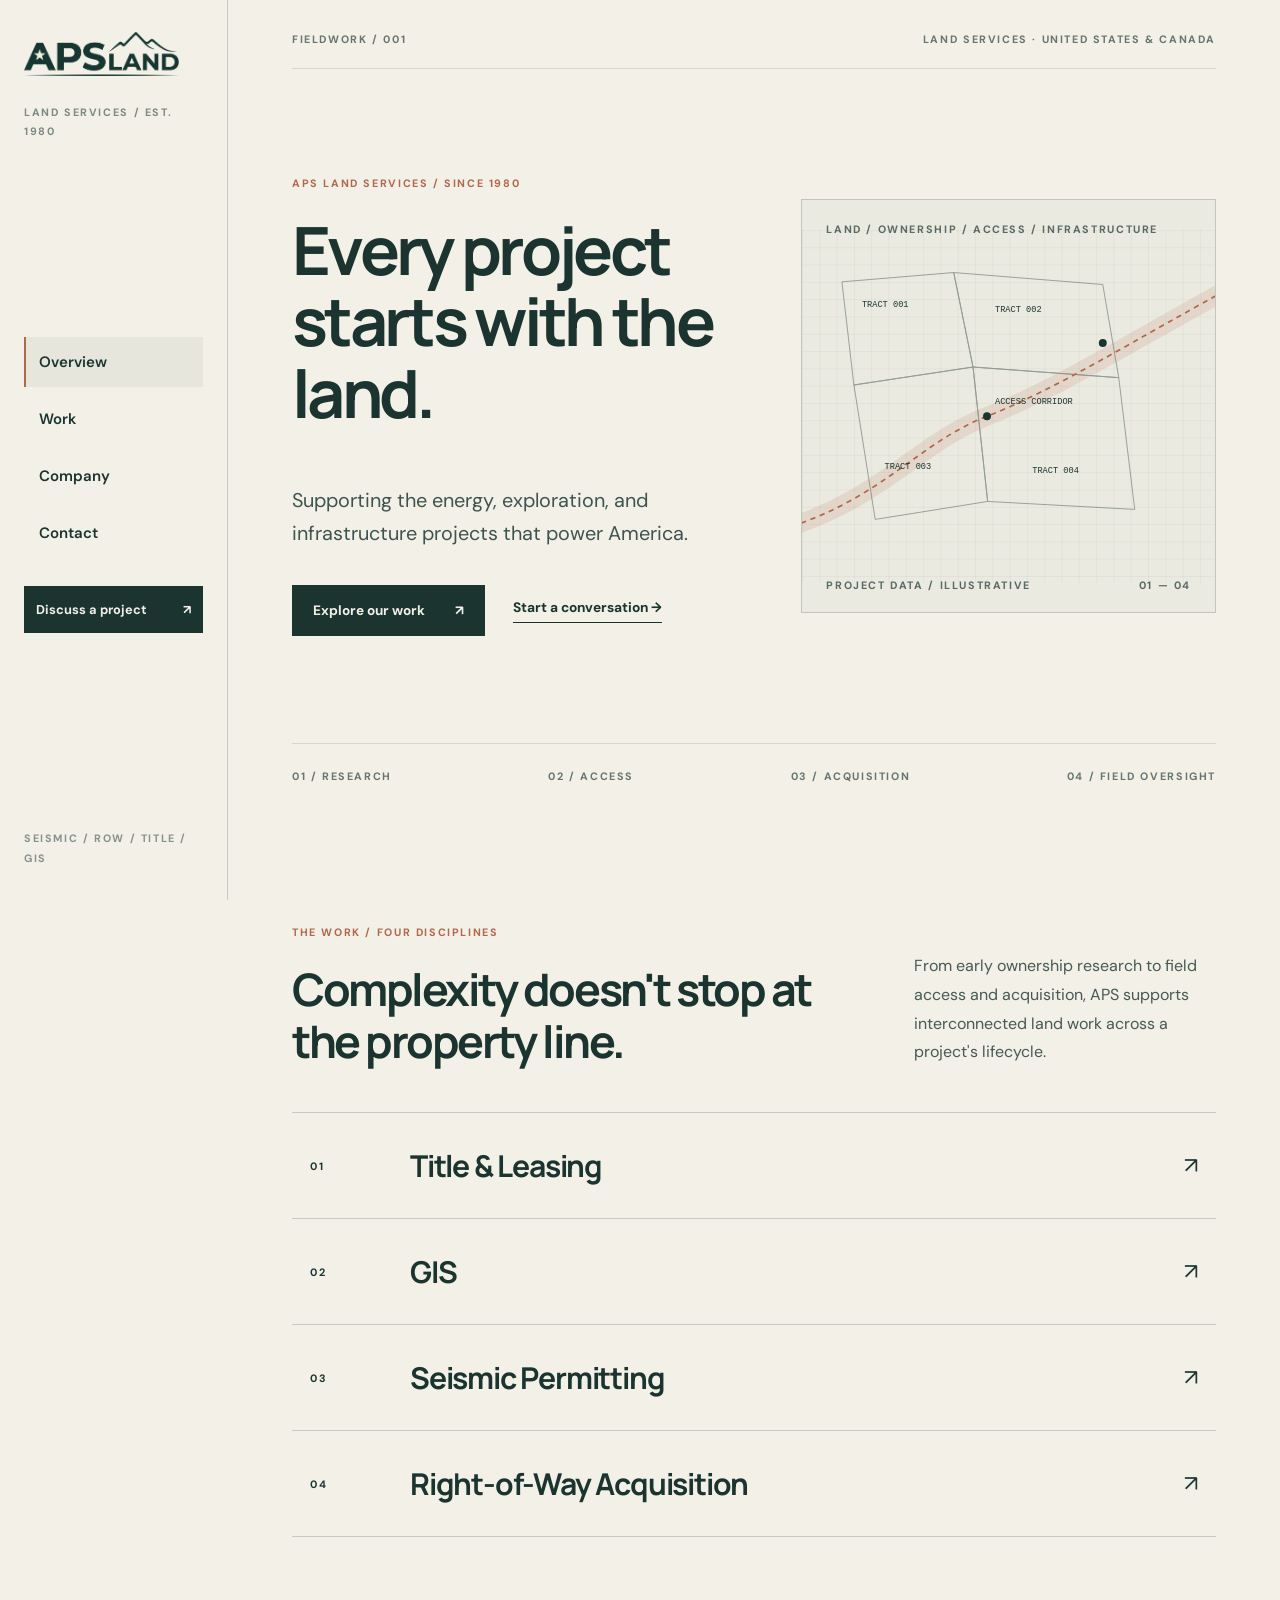
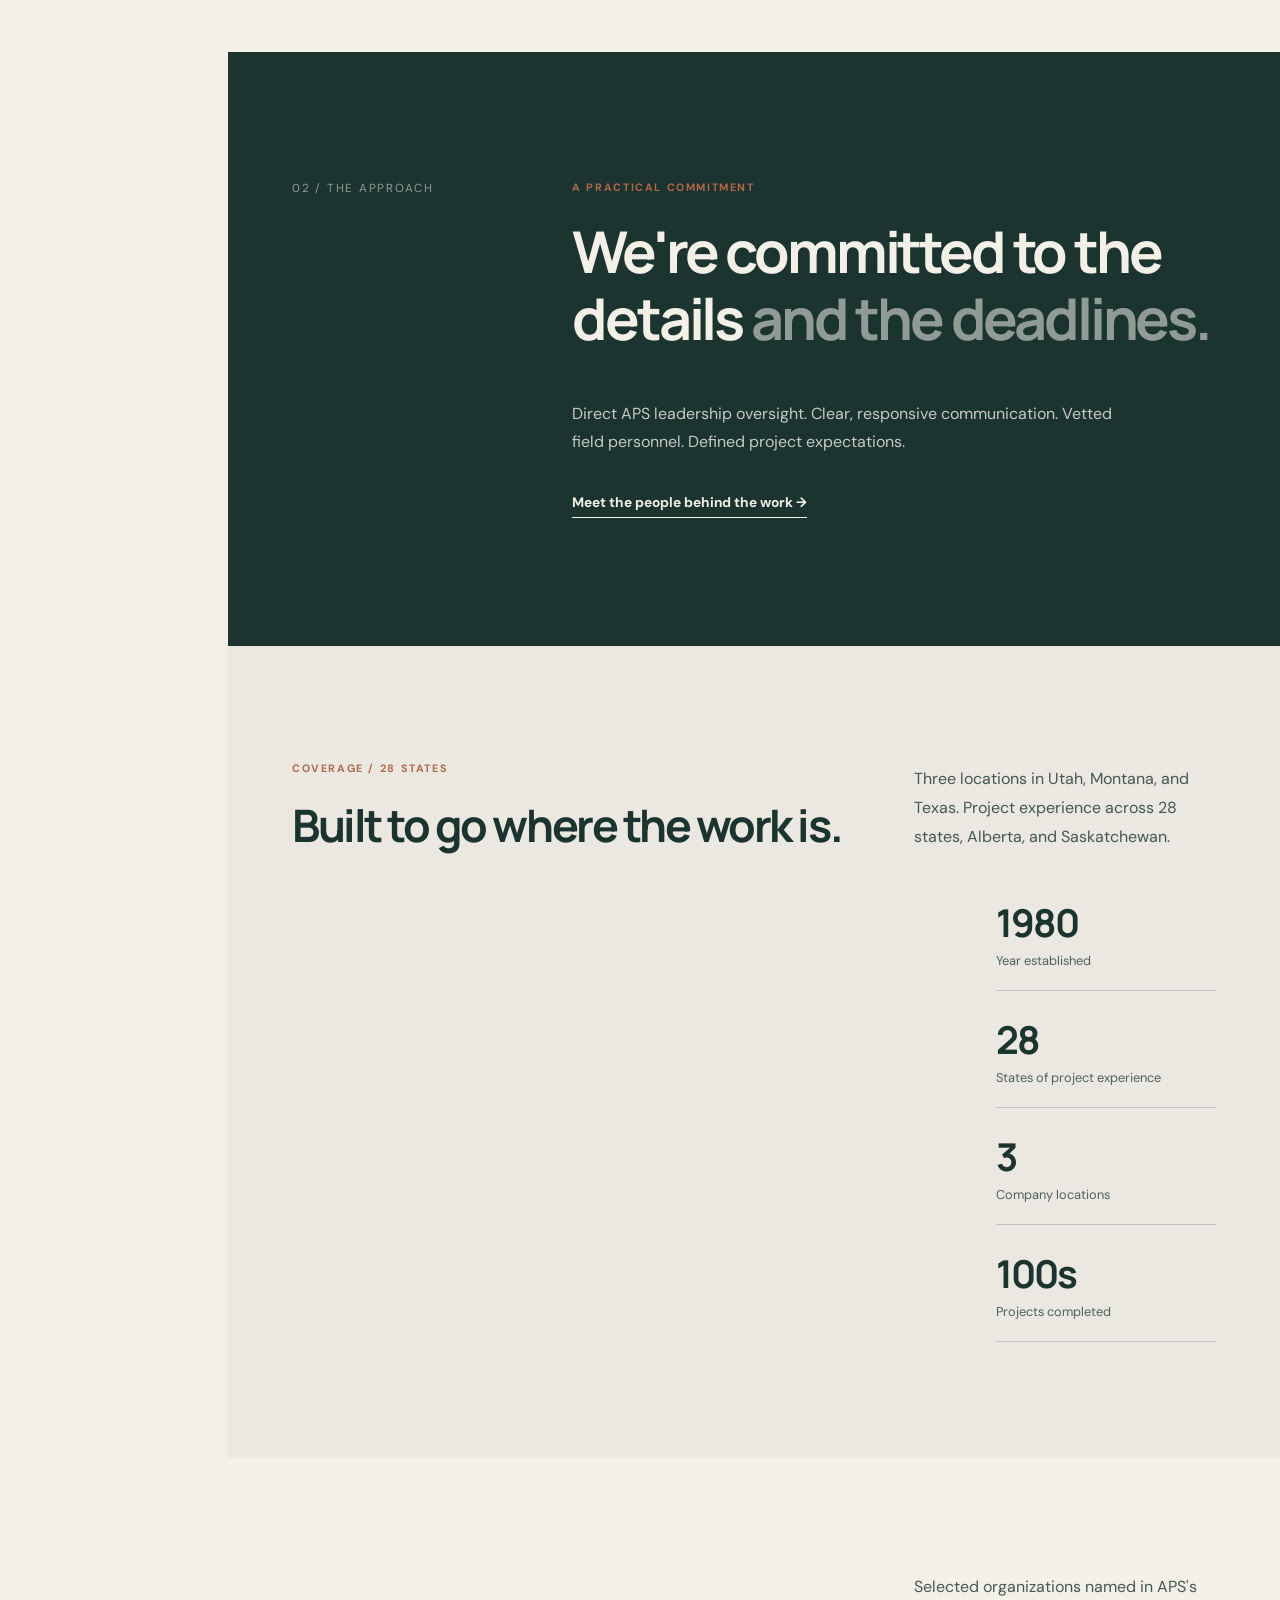
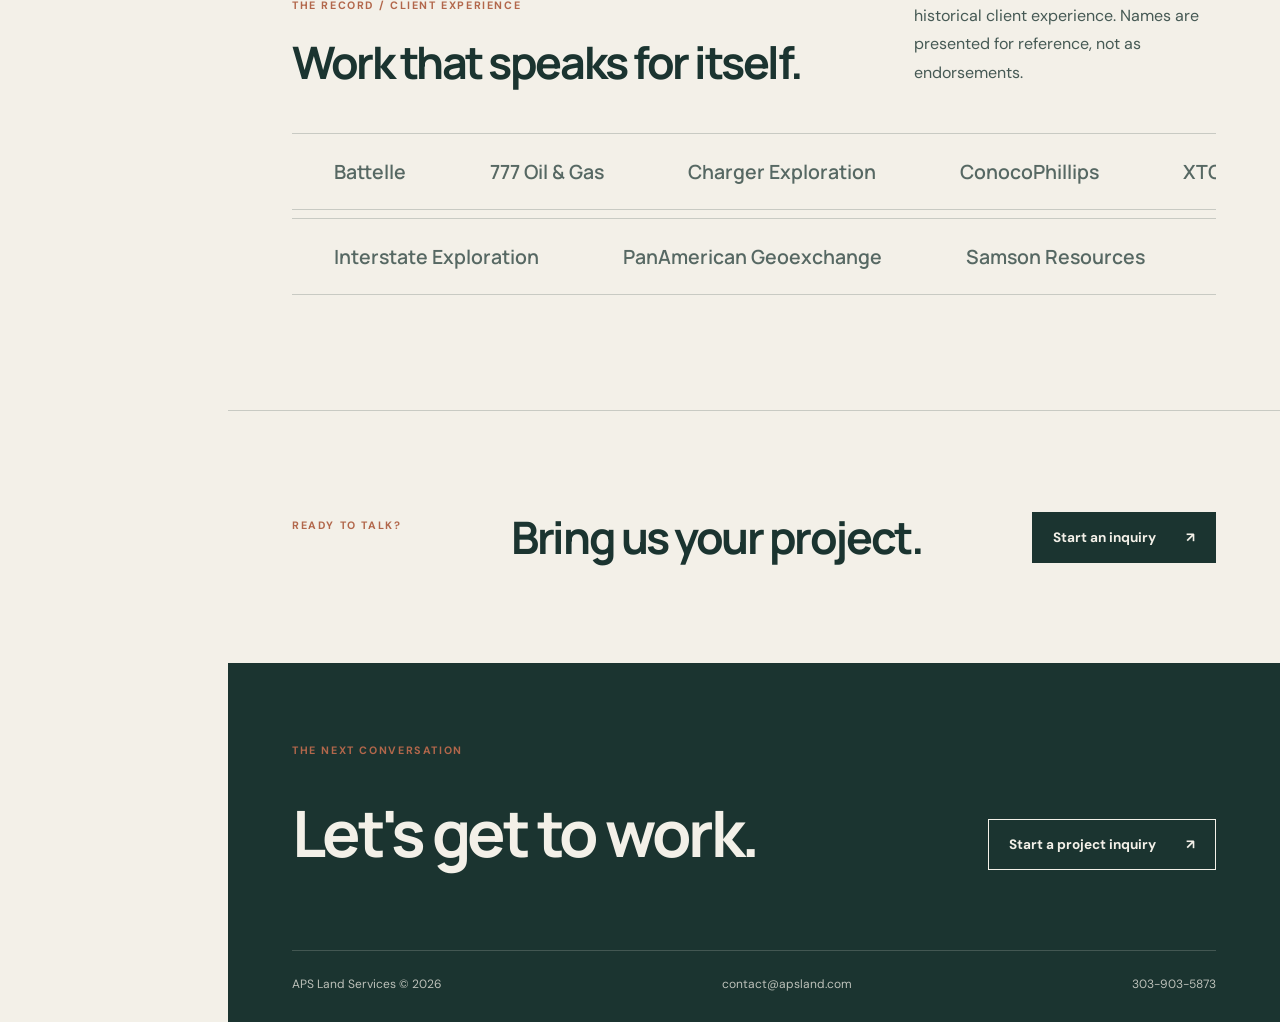
<file: index.html>
<!doctype html><html lang="en"><head><meta charset="utf-8"><meta name="viewport" content="width=device-width,initial-scale=1"><meta name="theme-color" content="#1b3430"><title>APS Land Services | Land Access, Title, GIS &amp; Permitting</title><meta name="description" content="APS Land Services supports energy and infrastructure projects with seismic permitting, right-of-way acquisition, title and leasing, and GIS services."><link rel="canonical" href="https://apsland.com/"><meta property="og:type" content="website"><meta property="og:title" content="APS Land Services | Land Access, Title, GIS &amp; Permitting"><meta property="og:description" content="APS Land Services supports energy and infrastructure projects with seismic permitting, right-of-way acquisition, title and leasing, and GIS services."><meta property="og:url" content="https://apsland.com/"><link rel="icon" href="assets/favicons/favicon.ico"><link rel="apple-touch-icon" href="assets/favicons/apple-touch-icon.png"><link rel="manifest" href="assets/favicons/site.webmanifest"><link rel="stylesheet" href="css/site.css"><script src="js/site.js" defer></script></head><body><a class="skip" href="#content">Skip to content</a><div class="site"><aside class="rail"><a class="brand" href="index.html" aria-label="APS Land Services home"><img src="assets/branding/APSLand_Logo_cropped.png" alt="APS Land Services"></a><span class="rail-caption">LAND SERVICES / EST. 1980</span><nav class="rail-nav" aria-label="Primary"><a href="index.html" aria-current="page">Overview</a><a href="services.html" >Work</a><a href="about.html" >Company</a><a href="contact.html" >Contact</a></nav><a class="rail-action" href="contact.html">Discuss a project <span aria-hidden="true">↗</span></a><div class="rail-foot">SEISMIC / ROW / TITLE / GIS</div></aside><header class="mobile-head"><a href="index.html"><img src="assets/branding/APSLand_Logo_cropped.png" alt="APS Land Services"></a><button class="menu-button" aria-expanded="false" aria-controls="mobile-nav">Menu <span aria-hidden="true">☰</span></button><nav id="mobile-nav" hidden aria-label="Mobile"><a href="index.html" aria-current="page">Overview</a><a href="services.html" >Work</a><a href="about.html" >Company</a><a href="contact.html" >Contact</a></nav></header><div class="page"><main id="content"><section class="hero"><div class="hero-topline"><span>FIELDWORK / 001</span><span>LAND SERVICES · UNITED STATES & CANADA</span></div><div class="hero-main"><div class="hero-copy"><p class="eyebrow">APS LAND SERVICES / SINCE 1980</p><h1>Every project starts with the land.</h1><p class="lead">Supporting the energy, exploration, and infrastructure projects that power America.</p><div class="hero-actions"><a class="button" href="services.html">Explore our work <span>↗</span></a><a class="text-link" href="contact.html">Start a conversation <span>→</span></a></div></div><div class="hero-visual"><div class="visual-label">LAND / OWNERSHIP / ACCESS / INFRASTRUCTURE</div><svg class="survey" viewBox="0 0 620 530" role="img" aria-label="Abstract technical diagram of land tracts and an infrastructure corridor"><defs><pattern id="p" width="26" height="26" patternUnits="userSpaceOnUse"><path d="M26 0H0V26" fill="none" stroke="currentColor" stroke-opacity=".13" stroke-width="1"/></pattern></defs><rect width="620" height="530" fill="url(#p)"/><g fill="none" stroke="currentColor" stroke-width="1.4" opacity=".42"><path d="M60 78L228 64L257 206L78 233Z"/><path d="M228 64L452 82L476 222L257 206Z"/><path d="M78 233L257 206L279 408L110 435Z"/><path d="M257 206L476 222L500 420L279 408Z"/></g><path d="M-30 450C120 405 173 321 278 280S500 165 660 78" fill="none" stroke="var(--accent)" stroke-width="28" stroke-opacity=".14"/><path d="M-30 450C120 405 173 321 278 280S500 165 660 78" fill="none" stroke="var(--accent)" stroke-width="2.6" stroke-dasharray="8 7"/><g fill="var(--ink)"><circle cx="278" cy="280" r="6"/><circle cx="452" cy="170" r="6"/></g><g font-size="13" font-family="monospace" fill="currentColor"><text x="90" y="116">TRACT 001</text><text x="290" y="123">TRACT 002</text><text x="124" y="360">TRACT 003</text><text x="346" y="365">TRACT 004</text><text x="290" y="262">ACCESS CORRIDOR</text></g></svg><div class="visual-bottom"><span>PROJECT DATA / ILLUSTRATIVE</span><span>01 — 04</span></div></div></div><div class="hero-index"><span>01 / RESEARCH</span><span>02 / ACCESS</span><span>03 / ACQUISITION</span><span>04 / FIELD OVERSIGHT</span></div></section><section class="work-intro"><div class="section-intro"><div><p class="eyebrow">THE WORK / FOUR DISCIPLINES</p><h2>Complexity doesn't stop at the property line.</h2></div><p>From early ownership research to field access and acquisition, APS supports interconnected land work across a project's lifecycle.</p></div><div class="discipline-list"><a class="discipline" href="services.html#title-ownership"><span class="discipline-number">01</span><span class="discipline-name">Title &amp; Leasing</span><span class="discipline-arrow" aria-hidden="true">↗</span></a><a class="discipline" href="services.html#gis-services"><span class="discipline-number">02</span><span class="discipline-name">GIS</span><span class="discipline-arrow" aria-hidden="true">↗</span></a><a class="discipline" href="services.html#seismic-permitting"><span class="discipline-number">03</span><span class="discipline-name">Seismic Permitting</span><span class="discipline-arrow" aria-hidden="true">↗</span></a><a class="discipline" href="services.html#right-of-way"><span class="discipline-number">04</span><span class="discipline-name">Right-of-Way Acquisition</span><span class="discipline-arrow" aria-hidden="true">↗</span></a></div></section><section class="statement"><div class="statement-number">02 / THE APPROACH</div><div><p class="eyebrow">A PRACTICAL COMMITMENT</p><h2>We're committed to the details <em>and the deadlines.</em></h2><p>Direct APS leadership oversight. Clear, responsive communication. Vetted field personnel. Defined project expectations.</p><a class="text-link" href="about.html">Meet the people behind the work →</a></div></section><section class="reach" id="footprint"><div class="section-intro"><div><p class="eyebrow">COVERAGE / 28 STATES</p><h2>Built to go where the work is.</h2></div><p>Three locations in Utah, Montana, and Texas. Project experience across 28 states, Alberta, and Saskatchewan.</p></div><div class="reach-body"><div class="reach-map"><div id="us-map" aria-label="Interactive map of APS project coverage"></div><div id="map-state-panel" class="map-state-panel"><span id="msp-name"></span></div></div><div class="reach-stats"><div><strong>1980</strong><span>Year established</span></div><div><strong>28</strong><span>States of project experience</span></div><div><strong>3</strong><span>Company locations</span></div><div><strong>100s</strong><span>Projects completed</span></div></div></div></section><section class="clients"><div class="section-intro"><div><p class="eyebrow">THE RECORD / CLIENT EXPERIENCE</p><h2>Work that speaks for itself.</h2></div><p>Selected organizations named in APS's historical client experience. Names are presented for reference, not as endorsements.</p></div><div class="marquee" aria-label="Selected APS clients"><div class="marquee-window"><div class="marquee-track"><span class="client-name">Battelle</span><span class="client-name">777 Oil &amp; Gas</span><span class="client-name">Charger Exploration</span><span class="client-name">ConocoPhillips</span><span class="client-name">XTO Energy</span><span class="client-name">EOG Resources</span><span class="client-name">Dawson Geophysical</span><span class="client-name">Schlumberger</span><span class="client-name">Occidental Petroleum (Oxy)</span><span class="client-name">Devon Energy</span><span class="client-name">Apache Corporation</span><span class="client-name">TGS</span><span class="client-name">Pioneer Natural Resources</span><span class="client-name">Anadarko Petroleum</span><span class="client-name">Marathon Oil</span><span class="client-name">Noble Energy</span><span class="client-name">Battelle</span><span class="client-name">777 Oil &amp; Gas</span><span class="client-name">Charger Exploration</span><span class="client-name">ConocoPhillips</span><span class="client-name">XTO Energy</span><span class="client-name">EOG Resources</span><span class="client-name">Dawson Geophysical</span><span class="client-name">Schlumberger</span><span class="client-name">Occidental Petroleum (Oxy)</span><span class="client-name">Devon Energy</span><span class="client-name">Apache Corporation</span><span class="client-name">TGS</span><span class="client-name">Pioneer Natural Resources</span><span class="client-name">Anadarko Petroleum</span><span class="client-name">Marathon Oil</span><span class="client-name">Noble Energy</span></div></div><div class="marquee-window reverse"><div class="marquee-track"><span class="client-name">Interstate Exploration</span><span class="client-name">PanAmerican Geoexchange</span><span class="client-name">Samson Resources</span><span class="client-name">Ormat Technologies</span><span class="client-name">PGS Onshore</span><span class="client-name">Denbury Resources</span><span class="client-name">MicroSeismic, Inc.</span><span class="client-name">Seitel</span><span class="client-name">Geokinetics</span><span class="client-name">Global Geophysical Services</span><span class="client-name">SAE Exploration</span><span class="client-name">Vantage Geophysical</span><span class="client-name">Paragon Geophysical</span><span class="client-name">Silverthorne Seismic</span><span class="client-name">Tesla-Conquest Inc.</span><span class="client-name">Interstate Exploration</span><span class="client-name">PanAmerican Geoexchange</span><span class="client-name">Samson Resources</span><span class="client-name">Ormat Technologies</span><span class="client-name">PGS Onshore</span><span class="client-name">Denbury Resources</span><span class="client-name">MicroSeismic, Inc.</span><span class="client-name">Seitel</span><span class="client-name">Geokinetics</span><span class="client-name">Global Geophysical Services</span><span class="client-name">SAE Exploration</span><span class="client-name">Vantage Geophysical</span><span class="client-name">Paragon Geophysical</span><span class="client-name">Silverthorne Seismic</span><span class="client-name">Tesla-Conquest Inc.</span></div></div></div></section><section class="contact-banner"><span class="eyebrow">READY TO TALK?</span><h2>Bring us your project.</h2><a class="button" href="contact.html">Start an inquiry <span>↗</span></a></section></main><footer class="footer"><div class="footer-primary"><span class="eyebrow">THE NEXT CONVERSATION</span><h2>Let's get to work.</h2><a class="footer-cta" href="contact.html">Start a project inquiry <span aria-hidden="true">↗</span></a></div><div class="footer-bottom"><span>APS Land Services © 2026</span><a href="mailto:contact@apsland.com">contact@apsland.com</a><a href="tel:+13039035873">303-903-5873</a></div></footer></div></div></body></html>
</file>
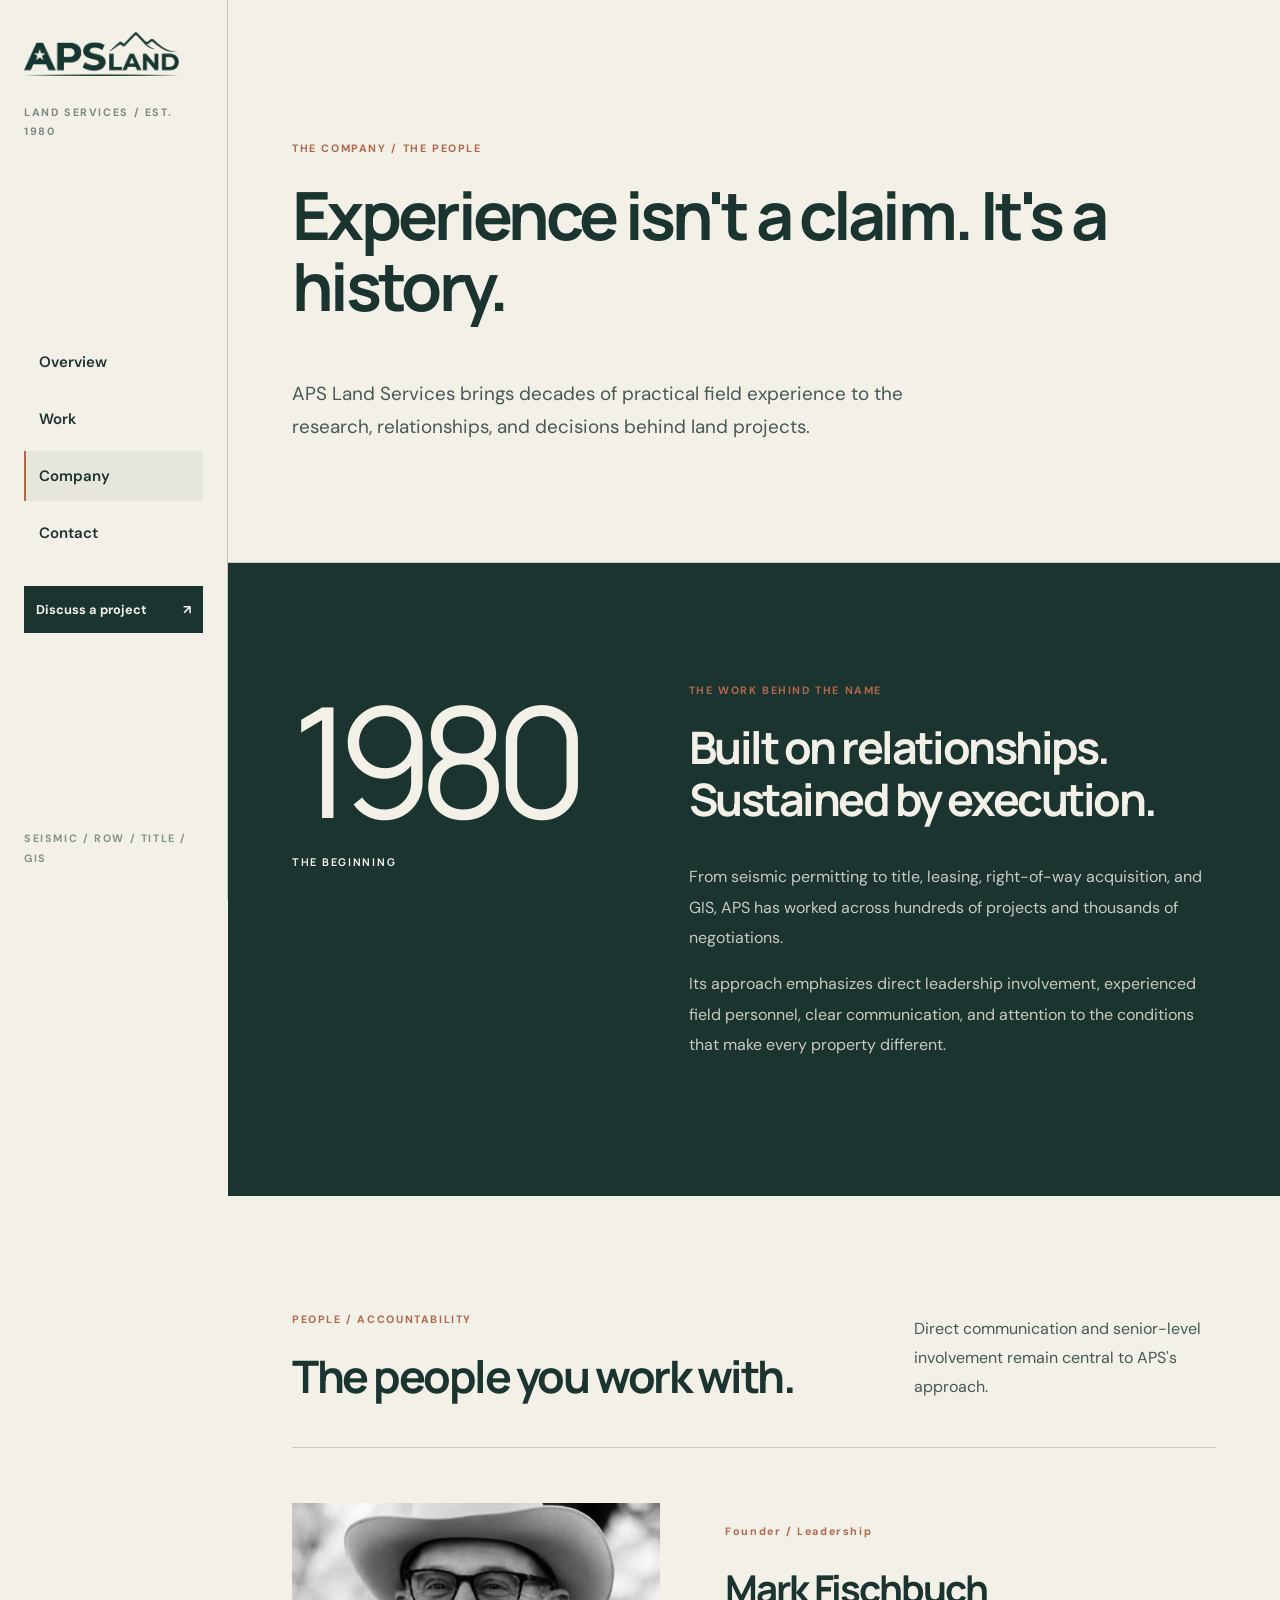
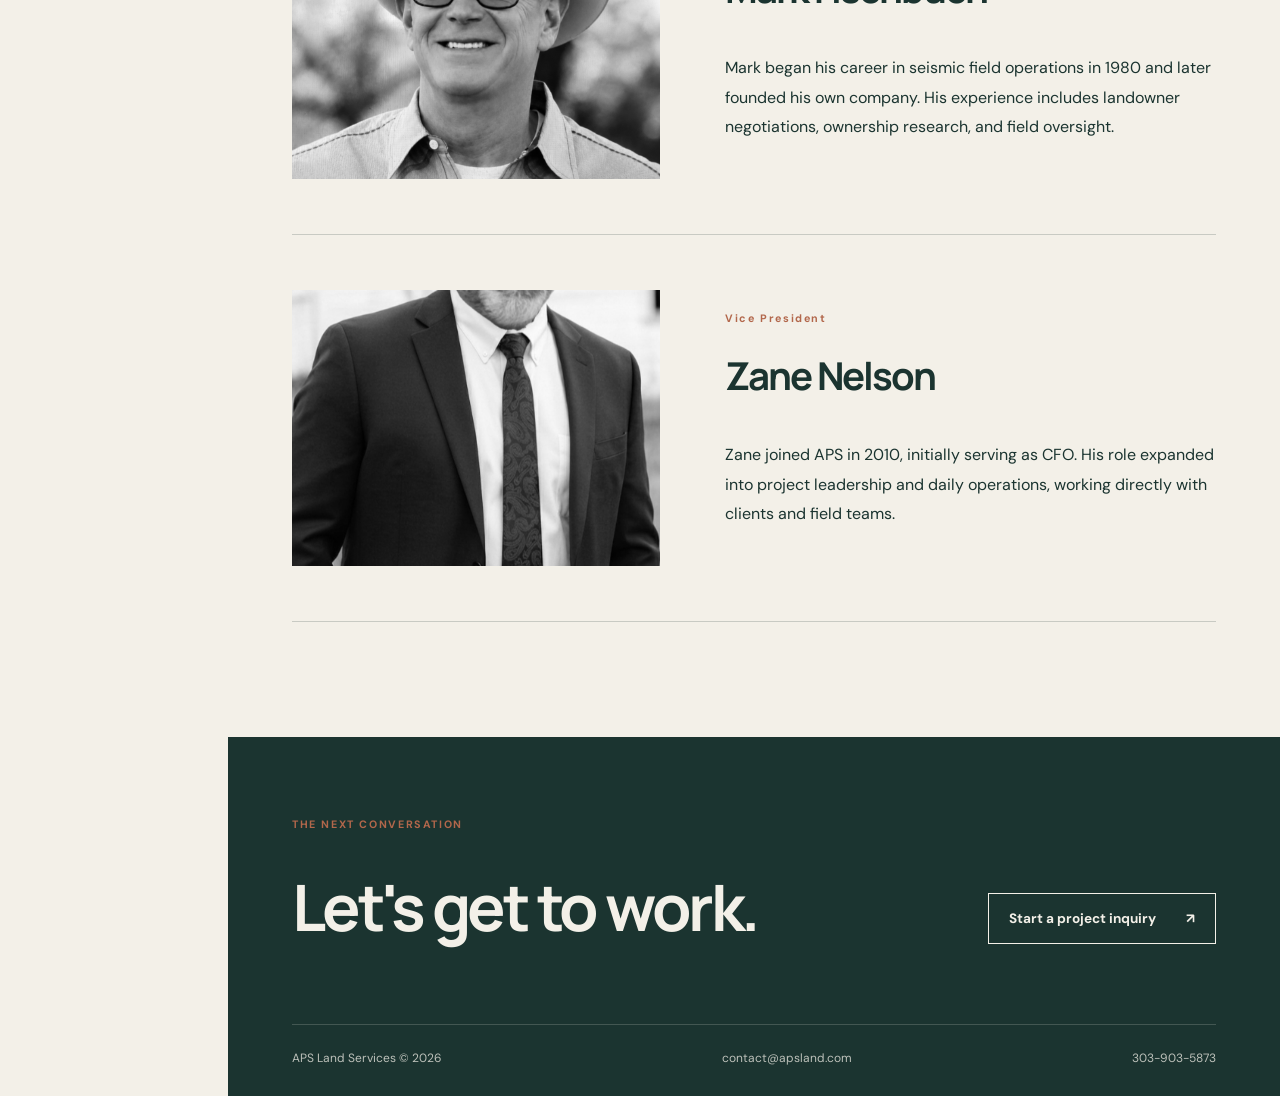
<file: about.html>
<!doctype html><html lang="en"><head><meta charset="utf-8"><meta name="viewport" content="width=device-width,initial-scale=1"><meta name="theme-color" content="#1b3430"><title>About APS | Company &amp; Leadership</title><meta name="description" content="Learn about APS Land Services, its history dating to 1980, and the people behind its land services work."><link rel="canonical" href="https://apsland.com/about"><meta property="og:type" content="website"><meta property="og:title" content="About APS | Company &amp; Leadership"><meta property="og:description" content="Learn about APS Land Services, its history dating to 1980, and the people behind its land services work."><meta property="og:url" content="https://apsland.com/about"><link rel="icon" href="assets/favicons/favicon.ico"><link rel="apple-touch-icon" href="assets/favicons/apple-touch-icon.png"><link rel="manifest" href="assets/favicons/site.webmanifest"><link rel="stylesheet" href="css/site.css"><script src="js/site.js" defer></script></head><body><a class="skip" href="#content">Skip to content</a><div class="site"><aside class="rail"><a class="brand" href="index.html" aria-label="APS Land Services home"><img src="assets/branding/APSLand_Logo_cropped.png" alt="APS Land Services"></a><span class="rail-caption">LAND SERVICES / EST. 1980</span><nav class="rail-nav" aria-label="Primary"><a href="index.html" >Overview</a><a href="services.html" >Work</a><a href="about.html" aria-current="page">Company</a><a href="contact.html" >Contact</a></nav><a class="rail-action" href="contact.html">Discuss a project <span aria-hidden="true">↗</span></a><div class="rail-foot">SEISMIC / ROW / TITLE / GIS</div></aside><header class="mobile-head"><a href="index.html"><img src="assets/branding/APSLand_Logo_cropped.png" alt="APS Land Services"></a><button class="menu-button" aria-expanded="false" aria-controls="mobile-nav">Menu <span aria-hidden="true">☰</span></button><nav id="mobile-nav" hidden aria-label="Mobile"><a href="index.html" >Overview</a><a href="services.html" >Work</a><a href="about.html" aria-current="page">Company</a><a href="contact.html" >Contact</a></nav></header><div class="page"><main id="content"><section class="page-hero about-hero"><p class="eyebrow">THE COMPANY / THE PEOPLE</p><h1>Experience isn't a claim. It's a history.</h1><p>APS Land Services brings decades of practical field experience to the research, relationships, and decisions behind land projects.</p></section><section class="history"><div class="history-date">1980<span>THE BEGINNING</span></div><div><p class="eyebrow">THE WORK BEHIND THE NAME</p><h2>Built on relationships. Sustained by execution.</h2><p>From seismic permitting to title, leasing, right-of-way acquisition, and GIS, APS has worked across hundreds of projects and thousands of negotiations.</p><p>Its approach emphasizes direct leadership involvement, experienced field personnel, clear communication, and attention to the conditions that make every property different.</p></div></section><section class="leaders"><div class="section-intro"><div><p class="eyebrow">PEOPLE / ACCOUNTABILITY</p><h2>The people you work with.</h2></div><p>Direct communication and senior-level involvement remain central to APS's approach.</p></div><div class="leader-list"><article class="leader"><div class="leader-photo"><img src="assets/people/mark_photo1.png" alt="Portrait of Mark Fischbuch" loading="lazy"></div><div class="leader-info"><span class="eyebrow">Founder / Leadership</span><h3>Mark Fischbuch</h3><p>Mark began his career in seismic field operations in 1980 and later founded his own company. His experience includes landowner negotiations, ownership research, and field oversight.</p></div></article><article class="leader"><div class="leader-photo"><img src="assets/people/zane_photo1.jpg" alt="Portrait of Zane Nelson" loading="lazy"></div><div class="leader-info"><span class="eyebrow">Vice President</span><h3>Zane Nelson</h3><p>Zane joined APS in 2010, initially serving as CFO. His role expanded into project leadership and daily operations, working directly with clients and field teams.</p></div></article></div></section></main><footer class="footer"><div class="footer-primary"><span class="eyebrow">THE NEXT CONVERSATION</span><h2>Let's get to work.</h2><a class="footer-cta" href="contact.html">Start a project inquiry <span aria-hidden="true">↗</span></a></div><div class="footer-bottom"><span>APS Land Services © 2026</span><a href="mailto:contact@apsland.com">contact@apsland.com</a><a href="tel:+13039035873">303-903-5873</a></div></footer></div></div></body></html>
</file>
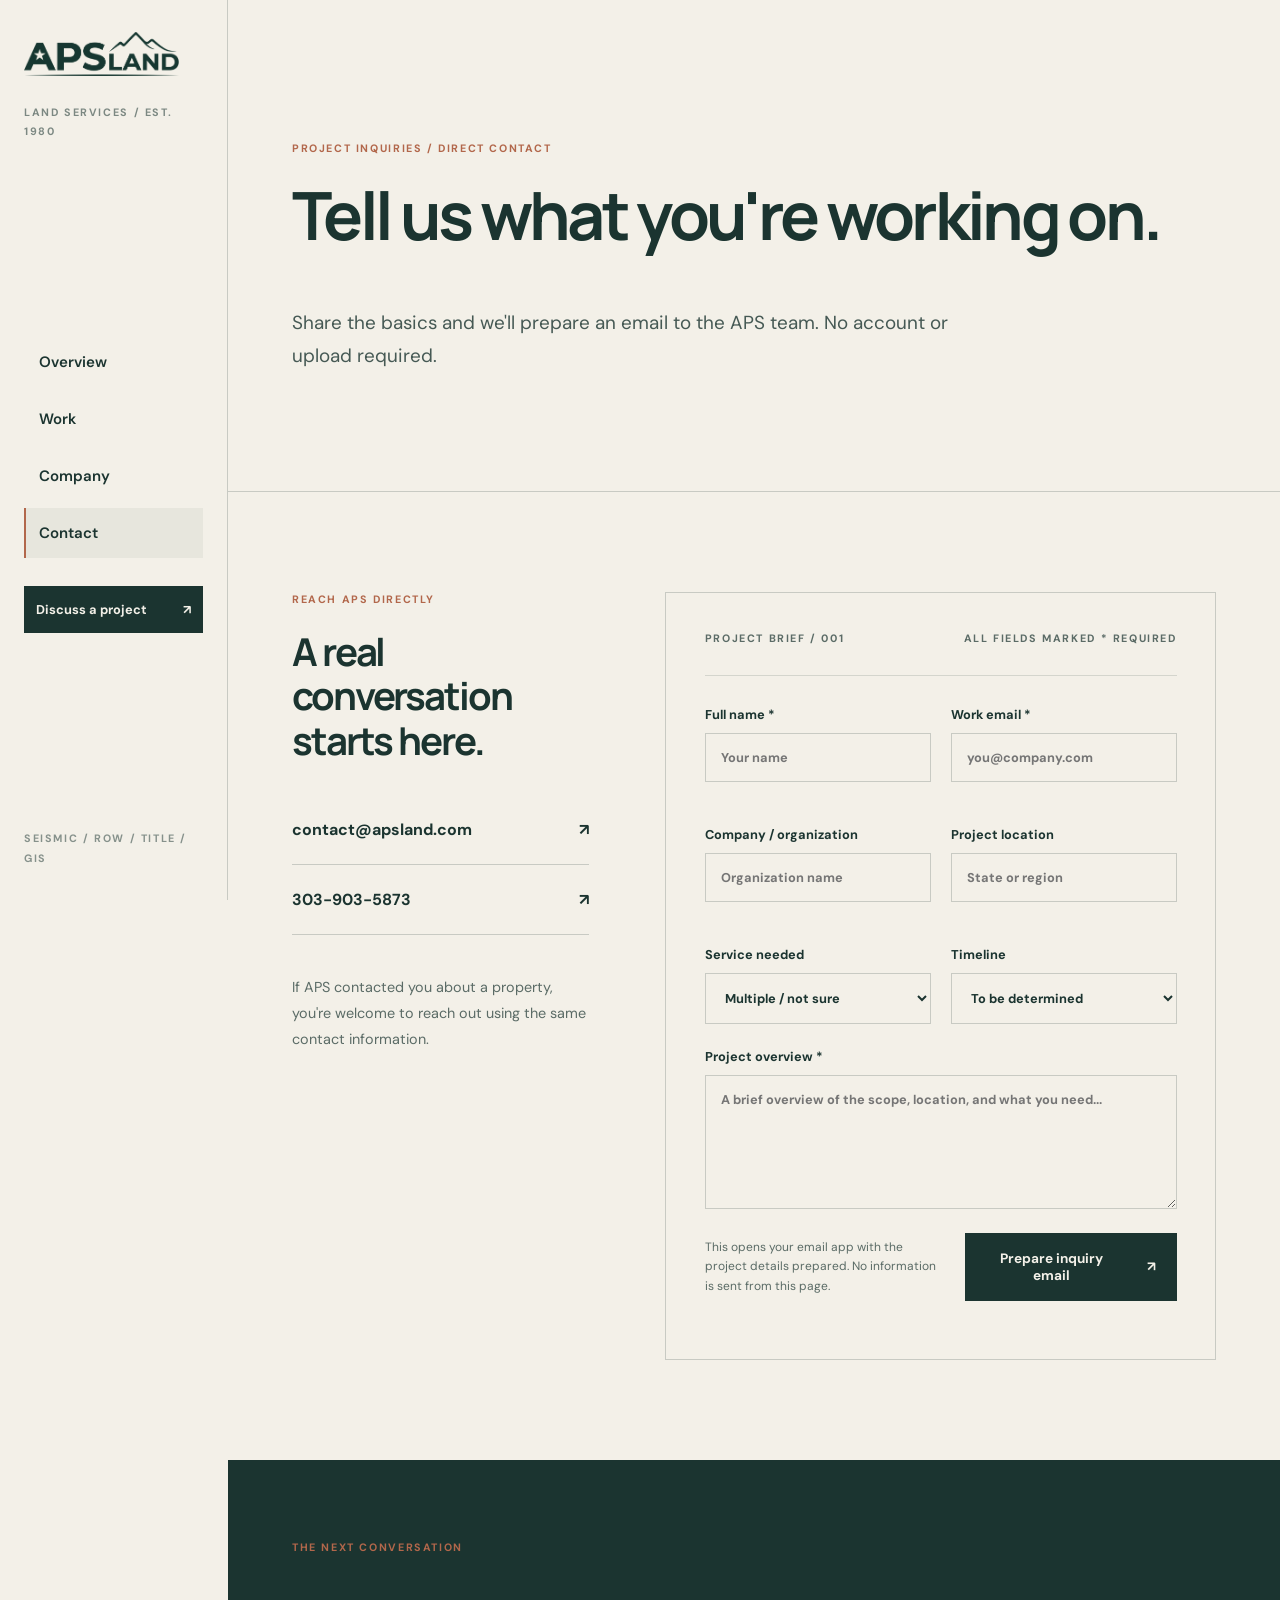
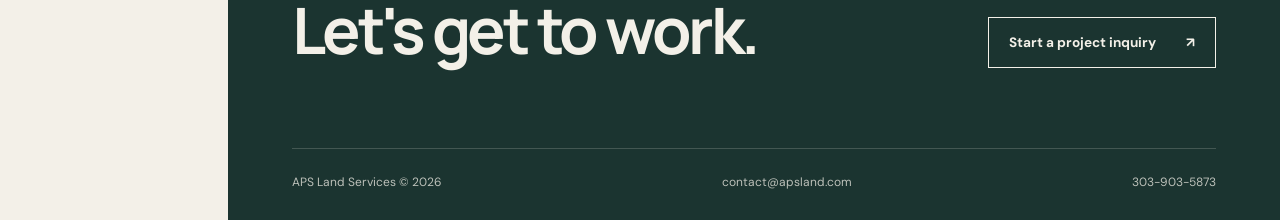
<file: contact.html>
<!doctype html><html lang="en"><head><meta charset="utf-8"><meta name="viewport" content="width=device-width,initial-scale=1"><meta name="theme-color" content="#1b3430"><title>Contact APS | Project Inquiry</title><meta name="description" content="Contact APS Land Services about seismic permitting, right-of-way acquisition, title and leasing, or GIS project needs."><link rel="canonical" href="https://apsland.com/contact"><meta property="og:type" content="website"><meta property="og:title" content="Contact APS | Project Inquiry"><meta property="og:description" content="Contact APS Land Services about seismic permitting, right-of-way acquisition, title and leasing, or GIS project needs."><meta property="og:url" content="https://apsland.com/contact"><link rel="icon" href="assets/favicons/favicon.ico"><link rel="apple-touch-icon" href="assets/favicons/apple-touch-icon.png"><link rel="manifest" href="assets/favicons/site.webmanifest"><link rel="stylesheet" href="css/site.css"><script src="js/site.js" defer></script></head><body><a class="skip" href="#content">Skip to content</a><div class="site"><aside class="rail"><a class="brand" href="index.html" aria-label="APS Land Services home"><img src="assets/branding/APSLand_Logo_cropped.png" alt="APS Land Services"></a><span class="rail-caption">LAND SERVICES / EST. 1980</span><nav class="rail-nav" aria-label="Primary"><a href="index.html" >Overview</a><a href="services.html" >Work</a><a href="about.html" >Company</a><a href="contact.html" aria-current="page">Contact</a></nav><a class="rail-action" href="contact.html">Discuss a project <span aria-hidden="true">↗</span></a><div class="rail-foot">SEISMIC / ROW / TITLE / GIS</div></aside><header class="mobile-head"><a href="index.html"><img src="assets/branding/APSLand_Logo_cropped.png" alt="APS Land Services"></a><button class="menu-button" aria-expanded="false" aria-controls="mobile-nav">Menu <span aria-hidden="true">☰</span></button><nav id="mobile-nav" hidden aria-label="Mobile"><a href="index.html" >Overview</a><a href="services.html" >Work</a><a href="about.html" >Company</a><a href="contact.html" aria-current="page">Contact</a></nav></header><div class="page"><main id="content"><section class="page-hero contact-hero"><p class="eyebrow">PROJECT INQUIRIES / DIRECT CONTACT</p><h1>Tell us what you're working on.</h1><p>Share the basics and we'll prepare an email to the APS team. No account or upload required.</p></section><section class="contact-layout"><div class="contact-aside"><p class="eyebrow">REACH APS DIRECTLY</p><h2>A real conversation starts here.</h2><a class="contact-method" href="mailto:contact@apsland.com">contact@apsland.com <span>↗</span></a><a class="contact-method" href="tel:+13039035873">303-903-5873 <span>↗</span></a><p class="contact-note">If APS contacted you about a property, you're welcome to reach out using the same contact information.</p></div><form class="inquiry" id="project-form"><div class="form-head"><span>PROJECT BRIEF / 001</span><span>ALL FIELDS MARKED * REQUIRED</span></div><div class="form-grid"><label>Full name *<input name="name" autocomplete="name" required maxlength="120" placeholder="Your name"></label><label>Work email *<input name="email" type="email" autocomplete="email" required maxlength="200" placeholder="you@company.com"></label><label>Company / organization<input name="company" autocomplete="organization" maxlength="160" placeholder="Organization name"></label><label>Project location<input name="location" maxlength="160" placeholder="State or region"></label><label>Service needed<select name="service"><option>Multiple / not sure</option><option>Title & Leasing</option><option>GIS</option><option>Seismic Permitting</option><option>Right-of-Way Acquisition</option><option>Landowner inquiry</option></select></label><label>Timeline<select name="timeline"><option>To be determined</option><option>Immediate</option><option>Within 30 days</option><option>1–3 months</option><option>Later</option></select></label></div><label>Project overview *<textarea name="details" required maxlength="4000" rows="6" placeholder="A brief overview of the scope, location, and what you need..."></textarea></label><div class="form-actions"><p>This opens your email app with the project details prepared. No information is sent from this page.</p><button type="submit" class="button">Prepare inquiry email <span>↗</span></button></div><p id="form-status" role="status" class="form-status"></p></form></section></main><footer class="footer"><div class="footer-primary"><span class="eyebrow">THE NEXT CONVERSATION</span><h2>Let's get to work.</h2><a class="footer-cta" href="contact.html">Start a project inquiry <span aria-hidden="true">↗</span></a></div><div class="footer-bottom"><span>APS Land Services © 2026</span><a href="mailto:contact@apsland.com">contact@apsland.com</a><a href="tel:+13039035873">303-903-5873</a></div></footer></div></div></body></html>
</file>
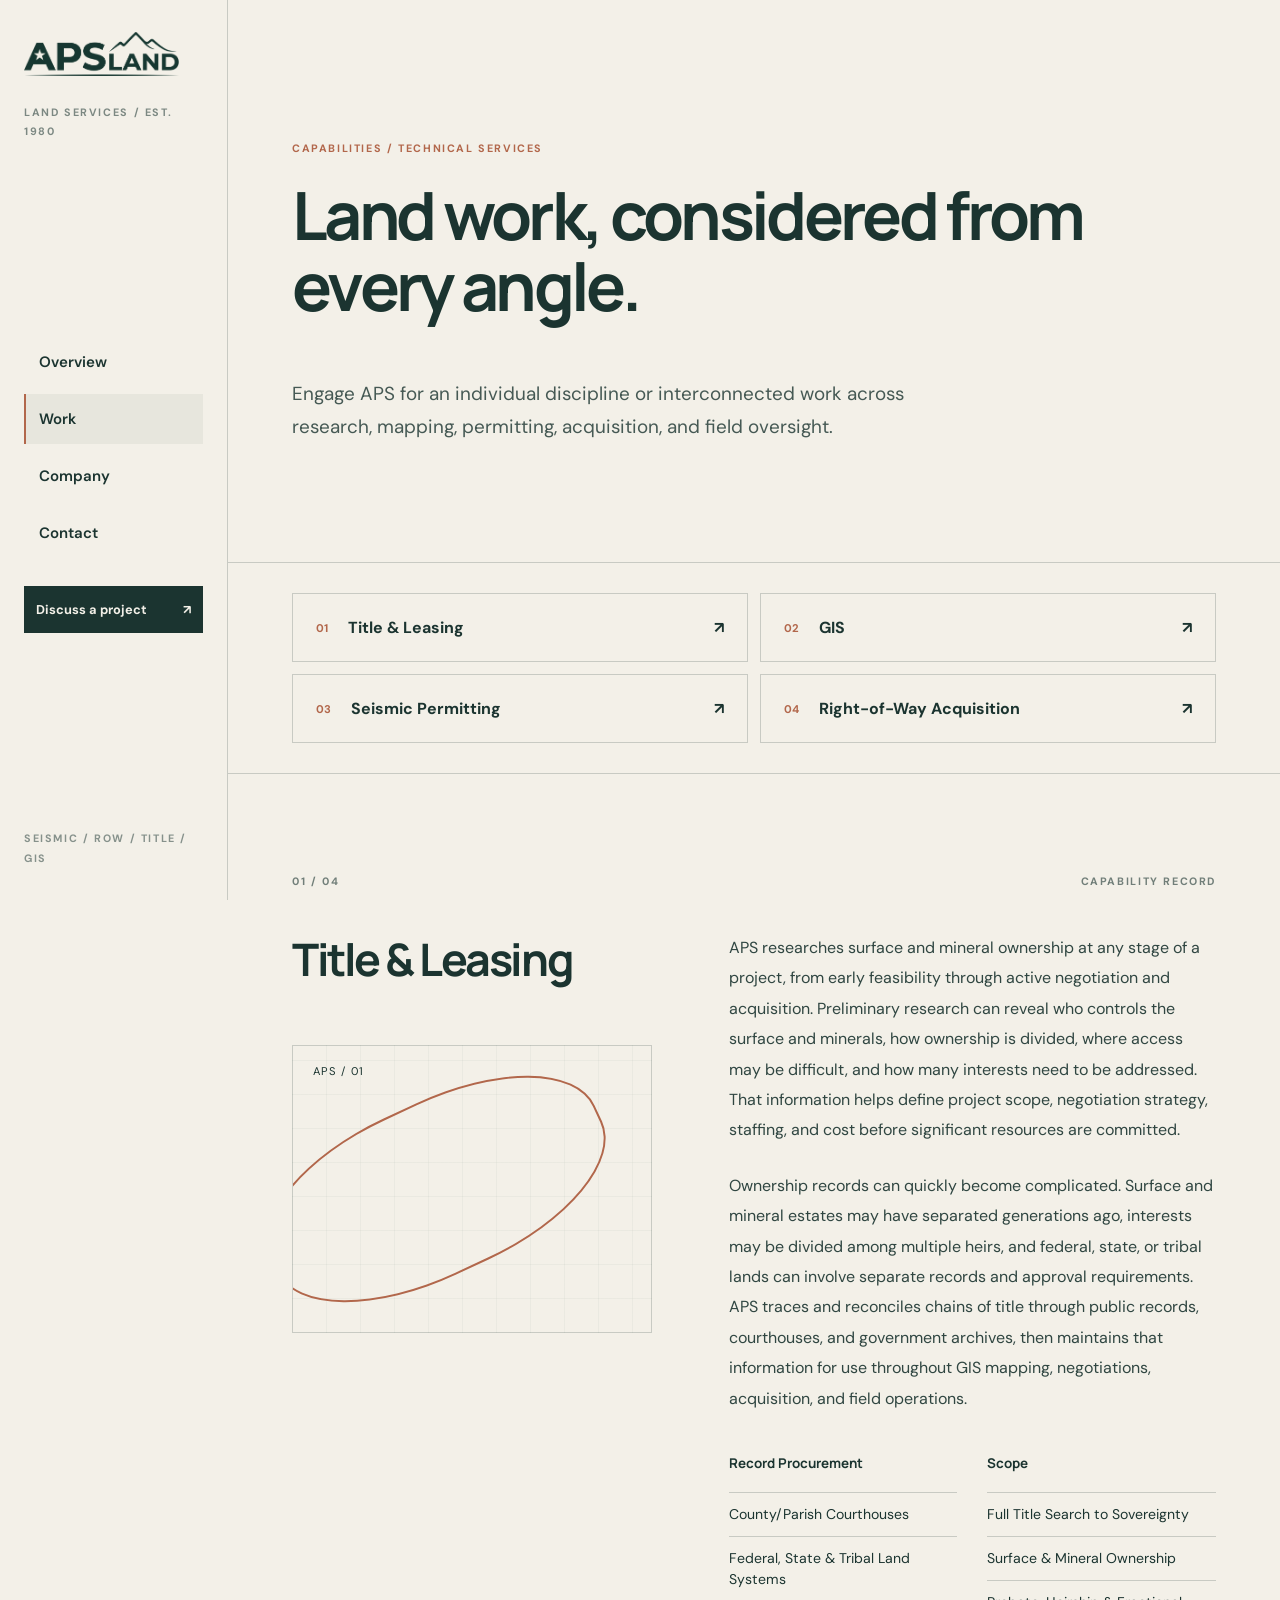
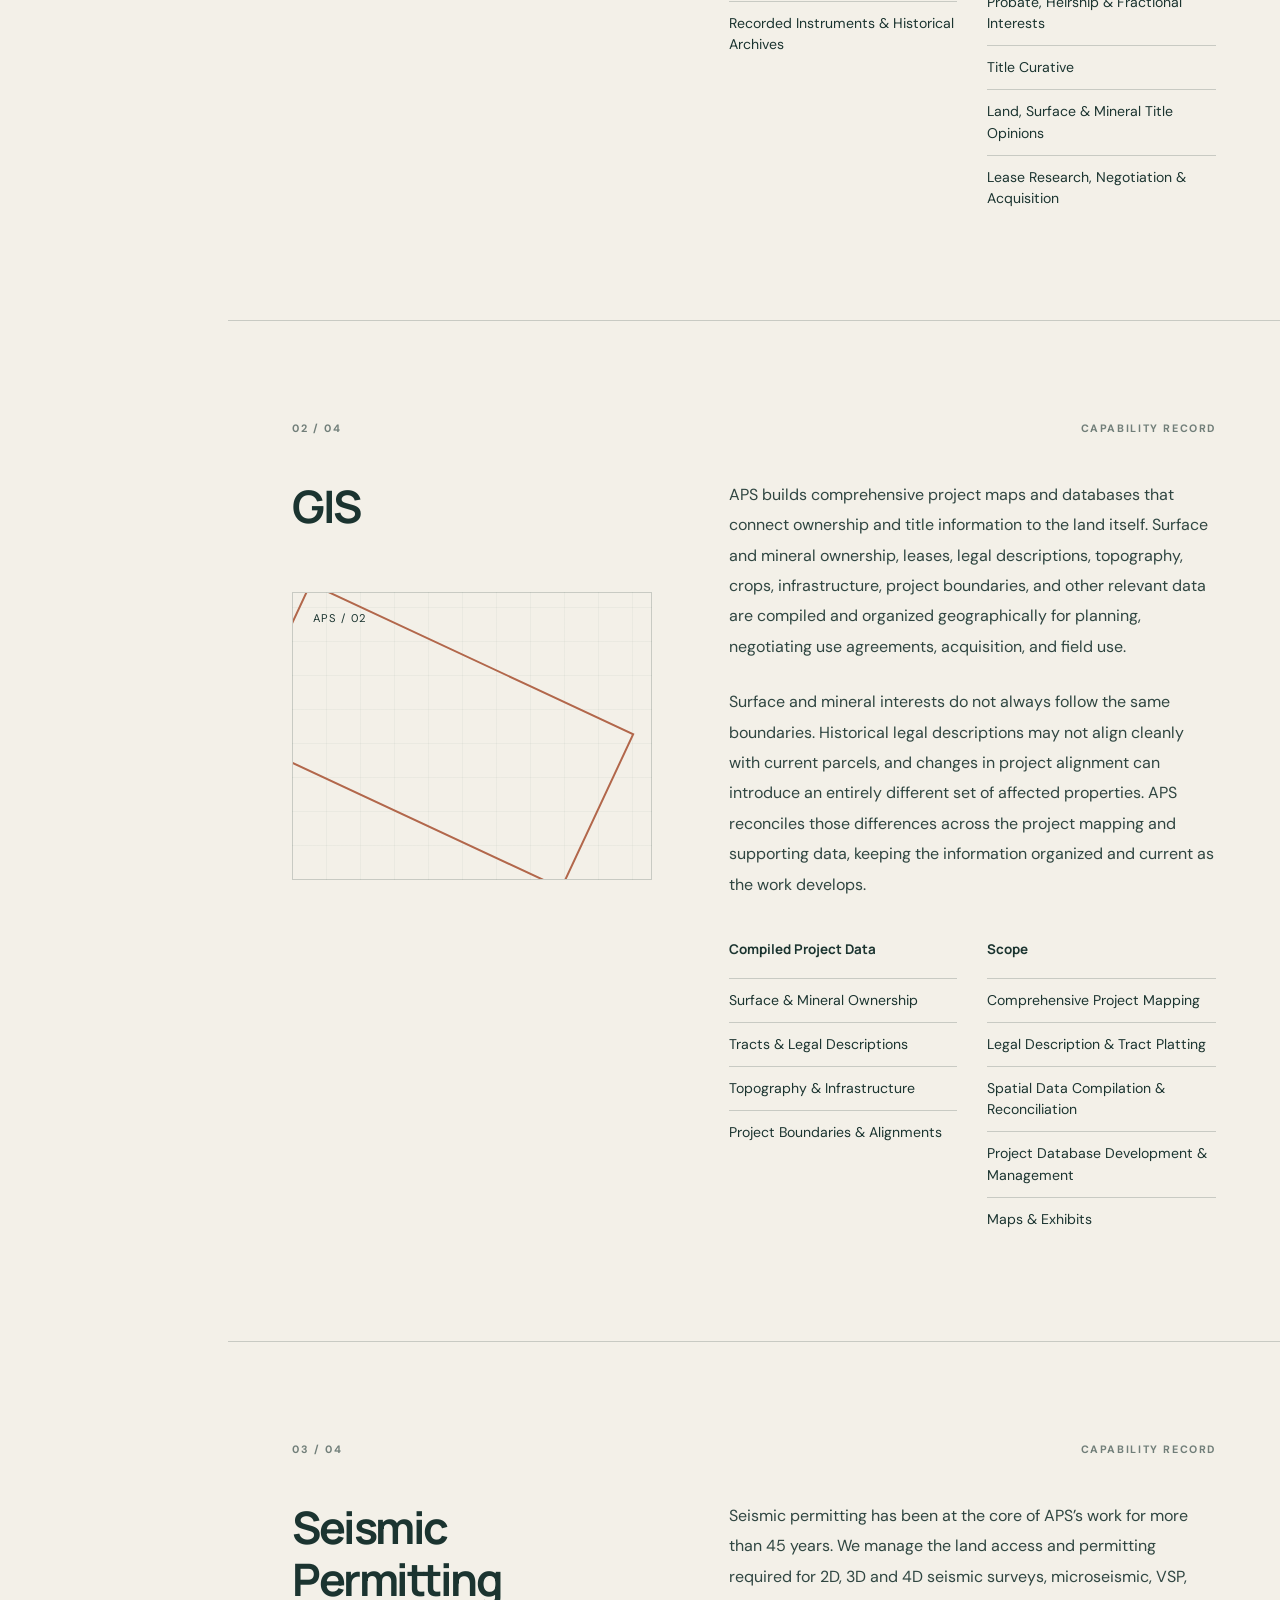
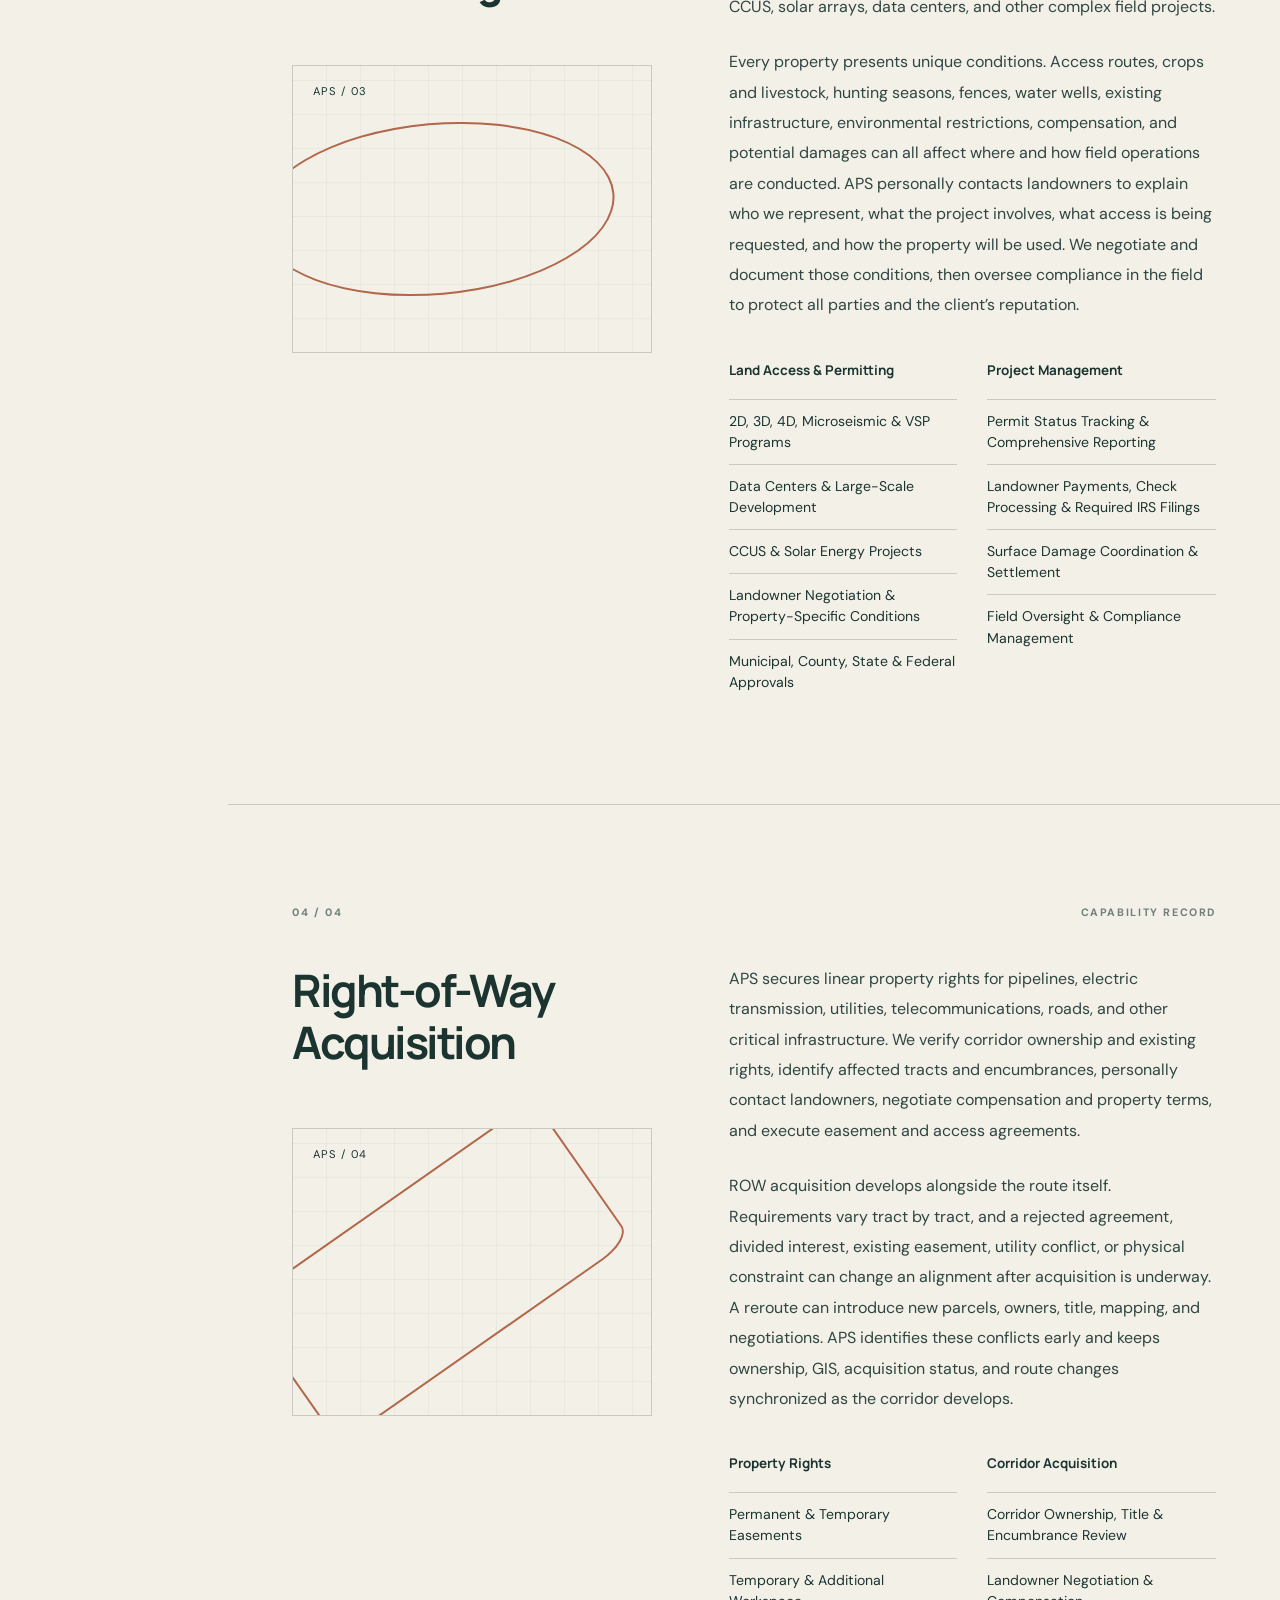
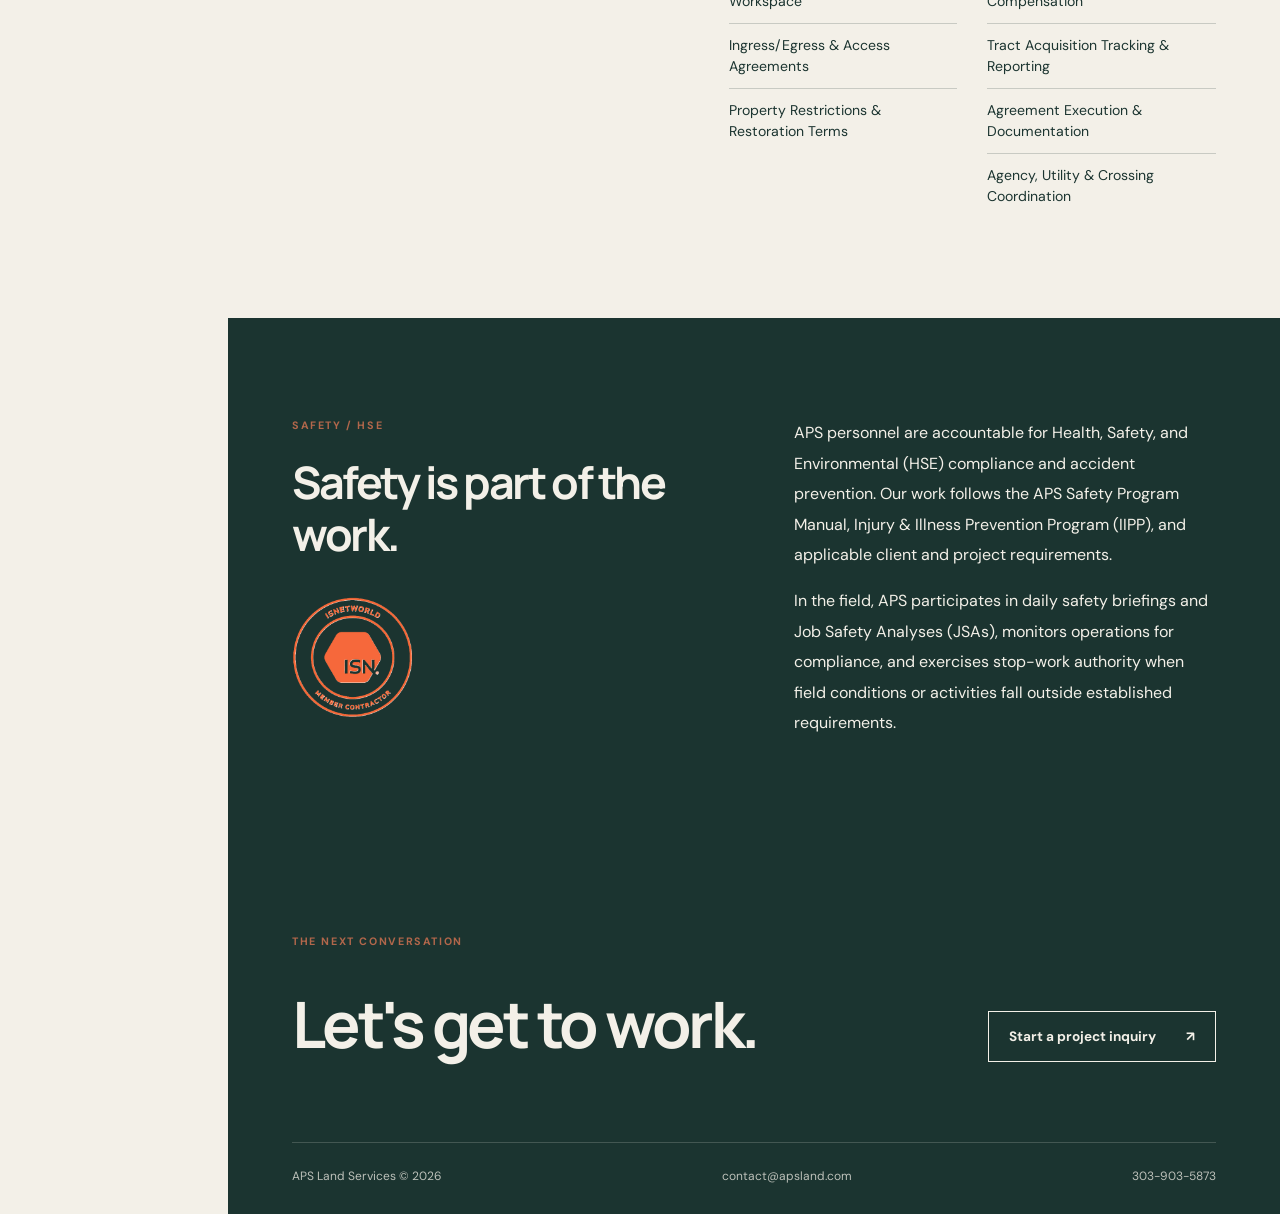
<file: services.html>
<!doctype html><html lang="en"><head><meta charset="utf-8"><meta name="viewport" content="width=device-width,initial-scale=1"><meta name="theme-color" content="#1b3430"><title>Services | APS Land Services</title><meta name="description" content="Explore APS Land Services capabilities in title and leasing, GIS, seismic permitting, right-of-way acquisition, and HSE."><link rel="canonical" href="https://apsland.com/services"><meta property="og:type" content="website"><meta property="og:title" content="Services | APS Land Services"><meta property="og:description" content="Explore APS Land Services capabilities in title and leasing, GIS, seismic permitting, right-of-way acquisition, and HSE."><meta property="og:url" content="https://apsland.com/services"><link rel="icon" href="assets/favicons/favicon.ico"><link rel="apple-touch-icon" href="assets/favicons/apple-touch-icon.png"><link rel="manifest" href="assets/favicons/site.webmanifest"><link rel="stylesheet" href="css/site.css"><script src="js/site.js" defer></script></head><body><a class="skip" href="#content">Skip to content</a><div class="site"><aside class="rail"><a class="brand" href="index.html" aria-label="APS Land Services home"><img src="assets/branding/APSLand_Logo_cropped.png" alt="APS Land Services"></a><span class="rail-caption">LAND SERVICES / EST. 1980</span><nav class="rail-nav" aria-label="Primary"><a href="index.html" >Overview</a><a href="services.html" aria-current="page">Work</a><a href="about.html" >Company</a><a href="contact.html" >Contact</a></nav><a class="rail-action" href="contact.html">Discuss a project <span aria-hidden="true">↗</span></a><div class="rail-foot">SEISMIC / ROW / TITLE / GIS</div></aside><header class="mobile-head"><a href="index.html"><img src="assets/branding/APSLand_Logo_cropped.png" alt="APS Land Services"></a><button class="menu-button" aria-expanded="false" aria-controls="mobile-nav">Menu <span aria-hidden="true">☰</span></button><nav id="mobile-nav" hidden aria-label="Mobile"><a href="index.html" >Overview</a><a href="services.html" aria-current="page">Work</a><a href="about.html" >Company</a><a href="contact.html" >Contact</a></nav></header><div class="page"><main id="content"><section class="page-hero"><p class="eyebrow">CAPABILITIES / TECHNICAL SERVICES</p><h1>Land work, considered from every angle.</h1><p>Engage APS for an individual discipline or interconnected work across research, mapping, permitting, acquisition, and field oversight.</p></section><nav class="service-toc" aria-label="Jump to a service"><a href="#title-ownership"><span>01</span>Title &amp; Leasing <span aria-hidden="true">↗</span></a><a href="#gis-services"><span>02</span>GIS <span aria-hidden="true">↗</span></a><a href="#seismic-permitting"><span>03</span>Seismic Permitting <span aria-hidden="true">↗</span></a><a href="#right-of-way"><span>04</span>Right-of-Way Acquisition <span aria-hidden="true">↗</span></a></nav><section class="service-detail" id="title-ownership"><div class="service-index"><span>01 / 04</span><span>CAPABILITY RECORD</span></div><div class="service-body"><div><h2>Title &amp; Leasing</h2><div class="service-graphic service-graphic-1" aria-hidden="true"><span>APS / 01</span><div class="graphic-lines"></div></div></div><div class="service-content"><p>APS researches surface and mineral ownership at any stage of a project, from early feasibility through active negotiation and acquisition. Preliminary research can reveal who controls the surface and minerals, how ownership is divided, where access may be difficult, and how many interests need to be addressed. That information helps define project scope, negotiation strategy, staffing, and cost before significant resources are committed.</p><p>Ownership records can quickly become complicated. Surface and mineral estates may have separated generations ago, interests may be divided among multiple heirs, and federal, state, or tribal lands can involve separate records and approval requirements. APS traces and reconciles chains of title through public records, courthouses, and government archives, then maintains that information for use throughout GIS mapping, negotiations, acquisition, and field operations.</p><div class="scope-grid"><div class="scope-group"><h3>Record Procurement</h3><ul><li>County/Parish Courthouses</li><li>Federal, State &amp; Tribal Land Systems</li><li>Recorded Instruments &amp; Historical Archives</li></ul></div><div class="scope-group"><h3>Scope</h3><ul><li>Full Title Search to Sovereignty</li><li>Surface &amp; Mineral Ownership</li><li>Probate, Heirship &amp; Fractional Interests</li><li>Title Curative</li><li>Land, Surface &amp; Mineral Title Opinions</li><li>Lease Research, Negotiation &amp; Acquisition</li></ul></div></div></div></div></section><section class="service-detail" id="gis-services"><div class="service-index"><span>02 / 04</span><span>CAPABILITY RECORD</span></div><div class="service-body"><div><h2>GIS</h2><div class="service-graphic service-graphic-2" aria-hidden="true"><span>APS / 02</span><div class="graphic-lines"></div></div></div><div class="service-content"><p>APS builds comprehensive project maps and databases that connect ownership and title information to the land itself. Surface and mineral ownership, leases, legal descriptions, topography, crops, infrastructure, project boundaries, and other relevant data are compiled and organized geographically for planning, negotiating use agreements, acquisition, and field use.</p><p>Surface and mineral interests do not always follow the same boundaries. Historical legal descriptions may not align cleanly with current parcels, and changes in project alignment can introduce an entirely different set of affected properties. APS reconciles those differences across the project mapping and supporting data, keeping the information organized and current as the work develops.</p><div class="scope-grid"><div class="scope-group"><h3>Compiled Project Data</h3><ul><li>Surface &amp; Mineral Ownership</li><li>Tracts &amp; Legal Descriptions</li><li>Topography &amp; Infrastructure</li><li>Project Boundaries &amp; Alignments</li></ul></div><div class="scope-group"><h3>Scope</h3><ul><li>Comprehensive Project Mapping</li><li>Legal Description &amp; Tract Platting</li><li>Spatial Data Compilation &amp; Reconciliation</li><li>Project Database Development &amp; Management</li><li>Maps &amp; Exhibits</li></ul></div></div></div></div></section><section class="service-detail" id="seismic-permitting"><div class="service-index"><span>03 / 04</span><span>CAPABILITY RECORD</span></div><div class="service-body"><div><h2>Seismic Permitting</h2><div class="service-graphic service-graphic-3" aria-hidden="true"><span>APS / 03</span><div class="graphic-lines"></div></div></div><div class="service-content"><p>Seismic permitting has been at the core of APS’s work for more than 45 years. We manage the land access and permitting required for 2D, 3D and 4D seismic surveys, microseismic, VSP, CCUS, solar arrays, data centers, and other complex field projects.</p><p>Every property presents unique conditions. Access routes, crops and livestock, hunting seasons, fences, water wells, existing infrastructure, environmental restrictions, compensation, and potential damages can all affect where and how field operations are conducted. APS personally contacts landowners to explain who we represent, what the project involves, what access is being requested, and how the property will be used. We negotiate and document those conditions, then oversee compliance in the field to protect all parties and the client’s reputation.</p><div class="scope-grid"><div class="scope-group"><h3>Land Access &amp; Permitting</h3><ul><li>2D, 3D, 4D, Microseismic &amp; VSP Programs</li><li>Data Centers &amp; Large-Scale Development</li><li>CCUS &amp; Solar Energy Projects</li><li>Landowner Negotiation &amp; Property-Specific Conditions</li><li>Municipal, County, State &amp; Federal Approvals</li></ul></div><div class="scope-group"><h3>Project Management</h3><ul><li>Permit Status Tracking &amp; Comprehensive Reporting</li><li>Landowner Payments, Check Processing &amp; Required IRS Filings</li><li>Surface Damage Coordination &amp; Settlement</li><li>Field Oversight &amp; Compliance Management</li></ul></div></div></div></div></section><section class="service-detail" id="right-of-way"><div class="service-index"><span>04 / 04</span><span>CAPABILITY RECORD</span></div><div class="service-body"><div><h2>Right-of-Way Acquisition</h2><div class="service-graphic service-graphic-4" aria-hidden="true"><span>APS / 04</span><div class="graphic-lines"></div></div></div><div class="service-content"><p>APS secures linear property rights for pipelines, electric transmission, utilities, telecommunications, roads, and other critical infrastructure. We verify corridor ownership and existing rights, identify affected tracts and encumbrances, personally contact landowners, negotiate compensation and property terms, and execute easement and access agreements.</p><p>ROW acquisition develops alongside the route itself. Requirements vary tract by tract, and a rejected agreement, divided interest, existing easement, utility conflict, or physical constraint can change an alignment after acquisition is underway. A reroute can introduce new parcels, owners, title, mapping, and negotiations. APS identifies these conflicts early and keeps ownership, GIS, acquisition status, and route changes synchronized as the corridor develops.</p><div class="scope-grid"><div class="scope-group"><h3>Property Rights</h3><ul><li>Permanent &amp; Temporary Easements</li><li>Temporary &amp; Additional Workspace</li><li>Ingress/Egress &amp; Access Agreements</li><li>Property Restrictions &amp; Restoration Terms</li></ul></div><div class="scope-group"><h3>Corridor Acquisition</h3><ul><li>Corridor Ownership, Title &amp; Encumbrance Review</li><li>Landowner Negotiation &amp; Compensation</li><li>Tract Acquisition Tracking &amp; Reporting</li><li>Agreement Execution &amp; Documentation</li><li>Agency, Utility &amp; Crossing Coordination</li></ul></div></div></div></div></section><section class="safety"><div><p class="eyebrow">SAFETY / HSE</p><h2>Safety is part of the work.</h2><img src="assets/people/ISN_Badge.png" alt="ISNetworld member badge" loading="lazy"></div><div><p>APS personnel are accountable for Health, Safety, and Environmental (HSE) compliance and accident prevention. Our work follows the APS Safety Program Manual, Injury & Illness Prevention Program (IIPP), and applicable client and project requirements.</p><p>In the field, APS participates in daily safety briefings and Job Safety Analyses (JSAs), monitors operations for compliance, and exercises stop-work authority when field conditions or activities fall outside established requirements.</p></div></section></main><footer class="footer"><div class="footer-primary"><span class="eyebrow">THE NEXT CONVERSATION</span><h2>Let's get to work.</h2><a class="footer-cta" href="contact.html">Start a project inquiry <span aria-hidden="true">↗</span></a></div><div class="footer-bottom"><span>APS Land Services © 2026</span><a href="mailto:contact@apsland.com">contact@apsland.com</a><a href="tel:+13039035873">303-903-5873</a></div></footer></div></div></body></html>
</file>
<file: css/site.css>
@import url('https://fonts.googleapis.com/css2?family=DM+Sans:wght@400;500;600;700&family=Manrope:wght@400;500;600;700;800&display=swap');
:root{--bg:#f3f0e8;--ink:#1b3430;--accent:#b2674b;--rail:228px;--line:rgba(27,52,48,.2);--ease:cubic-bezier(.2,.8,.2,1)}*{box-sizing:border-box}html{scroll-behavior:smooth}body{margin:0;background:var(--bg);color:var(--ink);font-family:'DM Sans',sans-serif;-webkit-font-smoothing:antialiased}a{color:inherit;text-decoration:none}button,input,select,textarea{font:inherit}button{cursor:pointer}img{max-width:100%;display:block}::selection{background:var(--accent);color:var(--bg)}:focus-visible{outline:2px solid var(--accent);outline-offset:4px}.skip{position:absolute;left:-999px;top:10px;z-index:999;background:var(--bg);padding:12px}.skip:focus{left:12px}.site{display:grid;grid-template-columns:var(--rail) minmax(0,1fr)}.rail{position:sticky;top:0;height:100dvh;border-right:1px solid var(--line);padding:32px 24px;display:flex;flex-direction:column;z-index:20;background:var(--bg)}.brand img{width:155px;filter:brightness(0) saturate(100%) invert(18%) sepia(20%) saturate(901%) hue-rotate(118deg)}.rail-caption,.rail-foot,.eyebrow,.hero-topline,.hero-index,.visual-label,.visual-bottom,.discipline-number,.service-index,.form-head,.history-date span{font-size:.67rem;letter-spacing:.15em;font-weight:700}.rail-caption{margin-top:27px;line-height:1.8;opacity:.55}.rail-nav{margin-top:auto;display:grid;gap:7px}.rail-nav a{padding:15px 13px;border-left:2px solid transparent;font-size:.94rem;font-weight:600;transition:.2s}.rail-nav a:hover,.rail-nav a[aria-current]{border-left-color:var(--accent);background:rgba(27,52,48,.055)}.rail-action{margin-top:28px;padding:15px 12px;background:var(--ink);color:var(--bg);display:flex;justify-content:space-between;font-size:.8rem;font-weight:700}.rail-action:hover,.button:hover{background:var(--accent)}.rail-foot{margin-top:auto;opacity:.5;line-height:1.8}.page{min-width:0}.mobile-head{display:none}h1,h2,h3,p{margin-top:0}h1,h2,h3{font-family:Manrope,sans-serif;letter-spacing:-.055em}h1{font-size:clamp(3.2rem,5.2vw,6.1rem);line-height:1.075;font-weight:700}h2{font-size:clamp(2rem,3.5vw,3.6rem);line-height:1.16;font-weight:700}h3{font-size:1.35rem}.eyebrow{color:var(--accent);display:block;margin-bottom:24px}.hero{min-height:90vh;padding:32px clamp(28px,5vw,84px) 0;display:flex;flex-direction:column}.hero-topline,.hero-index{display:flex;justify-content:space-between;gap:16px;opacity:.65}.hero-topline{padding-bottom:22px;border-bottom:1px solid var(--line)}.hero-main{flex:1;display:grid;grid-template-columns:1.05fr .95fr;gap:clamp(30px,4vw,80px);align-items:center;padding:60px 0}.hero-copy{max-width:740px}.hero-copy h1{max-width:760px}.lead{font-size:clamp(1.05rem,1.55vw,1.3rem);line-height:1.7;max-width:530px;opacity:.83;margin:28px 0 34px}.hero-actions{display:flex;align-items:center;gap:28px;flex-wrap:wrap}.button{background:var(--ink);color:var(--bg);display:inline-flex;align-items:center;justify-content:space-between;gap:30px;padding:17px 21px;border:0;font-weight:700;font-size:.85rem;transition:background .25s}.text-link{font-weight:700;font-size:.86rem;border-bottom:1px solid var(--ink);padding-bottom:6px}.hero-visual{position:relative;aspect-ratio:1/1;min-height:380px;max-height:640px;border:1px solid var(--line);overflow:hidden;background:rgba(27,52,48,.035);color:var(--ink)}.survey{width:100%;height:100%;display:block}.visual-label,.visual-bottom{position:absolute;left:24px;right:24px;z-index:2;opacity:.7}.visual-label{top:22px}.visual-bottom{bottom:20px;display:flex;justify-content:space-between}.hero-index{border-top:1px solid var(--line);padding:25px 0 27px}.section-intro{display:grid;grid-template-columns:1.3fr .7fr;gap:60px;align-items:end;margin-bottom:45px}.section-intro h2{max-width:760px;margin-bottom:0}.section-intro>p{line-height:1.8;max-width:450px;opacity:.8;margin:0}.work-intro,.reach,.clients,.leaders{padding:clamp(75px,9vw,135px) clamp(28px,5vw,84px)}.discipline-list{border-top:1px solid var(--line)}.discipline{display:grid;grid-template-columns:80px 1fr 45px;align-items:center;gap:20px;padding:32px 18px;border-bottom:1px solid var(--line);transition:background .25s,padding .25s}.discipline:hover{background:rgba(27,52,48,.055);padding-left:28px}.discipline-name{font-family:Manrope,sans-serif;font-size:clamp(1.35rem,2.35vw,2.5rem);font-weight:700;letter-spacing:-.04em}.discipline-arrow{font-size:1.4rem;text-align:right}.statement{background:var(--ink);color:var(--bg);padding:clamp(80px,10vw,160px) clamp(28px,5vw,84px);display:grid;grid-template-columns:.35fr 1fr;gap:55px}.statement-number{font-size:.73rem;letter-spacing:.15em;opacity:.55}.statement h2{max-width:950px;font-size:clamp(2.5rem,4.5vw,5rem)}.statement h2 em{font-style:normal;color:var(--bg);opacity:.55}.statement p:not(.eyebrow){max-width:570px;line-height:1.8;opacity:.8}.statement .text-link{display:inline-block;border-color:var(--bg);margin-top:20px}.reach{background:rgba(27,52,48,.045)}.reach-body{display:grid;grid-template-columns:1fr 220px;gap:40px;align-items:center}.reach-map{position:relative;min-height:350px;aspect-ratio:860/535}.reach-map #us-map{position:absolute;inset:0}.reach-map #us-map svg{width:100%;height:100%}.reach-map path{fill:rgba(27,52,48,.045);stroke:rgba(27,52,48,.28);stroke-width:.8;cursor:pointer;transition:fill .25s}.reach-map path.covered{fill:rgba(27,52,48,.2)}.reach-map path.covered:hover,.reach-map path.covered.hovered,.reach-map path.pinned{fill:var(--accent)}.location-dot{fill:var(--accent);stroke:var(--ink);stroke-width:1.5}.location-ring{fill:none;stroke:var(--accent)}.map-state-panel{position:absolute;bottom:10px;left:10px;background:var(--ink);color:var(--bg);padding:9px 15px;font-size:.85rem;opacity:0;pointer-events:none;transition:opacity .2s}.map-state-panel.msp-visible{opacity:1}.reach-stats{display:grid;gap:22px}.reach-stats div{border-bottom:1px solid var(--line);padding-bottom:20px}.reach-stats strong{display:block;font-family:Manrope;font-size:2.4rem;letter-spacing:-.05em}.reach-stats span{font-size:.8rem;opacity:.75}.clients{overflow:hidden}.marquee{display:grid;gap:8px}.marquee-window{overflow:hidden;border-block:1px solid var(--line);padding:24px 0}.marquee-track{display:flex;width:max-content;animation:marquee 95s linear infinite}.marquee-window.reverse .marquee-track{animation-direction:reverse;animation-duration:110s}.marquee:hover .marquee-track,.marquee:focus-within .marquee-track{animation-play-state:paused}.client-name{white-space:nowrap;font-family:Manrope;font-size:1.22rem;font-weight:600;padding:0 42px;opacity:.72}@keyframes marquee{to{transform:translateX(-50%)}}.contact-banner{border-top:1px solid var(--line);padding:100px clamp(28px,5vw,84px);display:flex;align-items:center;justify-content:space-between;gap:25px}.contact-banner h2{margin:0}.footer{background:var(--ink);color:var(--bg);padding:80px clamp(28px,5vw,84px) 30px}.footer-primary{display:grid;grid-template-columns:1fr auto;gap:15px;align-items:end;padding-bottom:80px}.footer-primary .eyebrow{grid-column:1/-1}.footer-primary h2{font-size:clamp(2.5rem,5vw,5rem);margin:0}.footer-cta{border:1px solid var(--bg);padding:16px 20px;display:flex;gap:30px;font-size:.85rem;font-weight:700}.footer-cta:hover{background:var(--bg);color:var(--ink)}.footer-bottom{display:flex;justify-content:space-between;gap:20px;flex-wrap:wrap;border-top:1px solid rgba(243,240,232,.25);padding-top:25px;font-size:.75rem;opacity:.75}.page-hero{padding:clamp(95px,11vw,170px) clamp(28px,5vw,84px) 100px;border-bottom:1px solid var(--line)}.page-hero h1{max-width:1000px}.page-hero>p:last-child{max-width:660px;font-size:1.18rem;line-height:1.75;opacity:.8}.service-toc{padding:30px clamp(28px,5vw,84px);display:grid;grid-template-columns:repeat(2,1fr);gap:12px}.service-toc a{border:1px solid var(--line);padding:23px;display:flex;gap:20px;align-items:center;font-weight:700}.service-toc a span:first-child{color:var(--accent);font-size:.7rem}.service-toc a span:last-child{margin-left:auto}.service-toc a:hover{background:rgba(27,52,48,.06)}.service-detail{padding:100px clamp(28px,5vw,84px);border-top:1px solid var(--line);scroll-margin-top:20px}.service-index{display:flex;justify-content:space-between;opacity:.6;margin-bottom:45px}.service-body{display:grid;grid-template-columns:.85fr 1.15fr;gap:clamp(45px,6vw,120px)}.service-body h2{max-width:450px}.service-content>p{font-size:1rem;line-height:1.9;margin-bottom:25px;opacity:.9}.service-graphic{margin-top:60px;aspect-ratio:1.25;border:1px solid var(--line);position:relative;overflow:hidden;background:repeating-linear-gradient(0deg,transparent 0 33px,rgba(27,52,48,.08) 34px),repeating-linear-gradient(90deg,transparent 0 33px,rgba(27,52,48,.08) 34px)}.service-graphic>span{position:absolute;top:18px;left:20px;font-size:.7rem;letter-spacing:.1em}.graphic-lines{position:absolute;width:100%;height:60%;left:-10%;top:20%;border:2px solid var(--accent);transform:rotate(-25deg);border-radius:45%}.service-graphic-2 .graphic-lines{transform:rotate(25deg);border-radius:0}.service-graphic-3 .graphic-lines{transform:rotate(-5deg);border-radius:50%}.service-graphic-4 .graphic-lines{transform:rotate(-35deg);border-radius:10%}.scope-grid{margin-top:40px;display:grid;grid-template-columns:1fr 1fr;gap:30px}.scope-group h3{font-size:.84rem;letter-spacing:0;margin-bottom:20px}.scope-group ul{list-style:none;margin:0;padding:0}.scope-group li{padding:11px 0;border-top:1px solid var(--line);font-size:.88rem;line-height:1.5}.safety{background:var(--ink);color:var(--bg);padding:100px clamp(28px,5vw,84px);display:grid;grid-template-columns:1fr 1fr;gap:80px}.safety p:not(.eyebrow){line-height:1.9}.safety img{width:120px;margin-top:35px}.history{display:grid;grid-template-columns:.6fr 1fr;gap:80px;padding:120px clamp(28px,5vw,84px);background:var(--ink);color:var(--bg)}.history-date{font-size:clamp(5rem,12vw,11rem);font-family:Manrope;letter-spacing:-.09em;line-height:1}.history-date span{display:block;margin-top:20px;letter-spacing:.16em}.history p:not(.eyebrow){line-height:1.9;opacity:.8}.leader-list{border-top:1px solid var(--line)}.leader{display:grid;grid-template-columns:minmax(210px,.75fr) 1fr;gap:65px;align-items:center;padding:55px 0;border-bottom:1px solid var(--line)}.leader-photo{aspect-ratio:4/3;overflow:hidden;background:rgba(27,52,48,.1)}.leader-photo img{width:100%;height:100%;object-fit:cover;filter:grayscale(1)}.leader-info h3{font-size:clamp(2rem,3vw,3rem)}.leader-info p{max-width:550px;line-height:1.85}.contact-layout{padding:100px clamp(28px,5vw,84px);display:grid;grid-template-columns:.7fr 1.3fr;gap:clamp(40px,6vw,110px)}.contact-aside h2{font-size:clamp(1.8rem,3vw,3rem)}.contact-method{border-bottom:1px solid var(--line);display:flex;justify-content:space-between;padding:24px 0;font-weight:700;word-break:break-word}.contact-note{font-size:.9rem;line-height:1.8;margin-top:40px;opacity:.7}.inquiry{border:1px solid var(--line);padding:clamp(25px,3vw,55px)}.form-head{display:flex;justify-content:space-between;gap:12px;border-bottom:1px solid var(--line);padding-bottom:30px;margin-bottom:30px;opacity:.7}.form-grid{display:grid;grid-template-columns:1fr 1fr;gap:20px}.inquiry label{display:flex;flex-direction:column;gap:10px;font-size:.8rem;font-weight:700;margin-bottom:24px}.inquiry input,.inquiry select,.inquiry textarea{width:100%;background:transparent;color:var(--ink);border:1px solid var(--line);border-radius:0;padding:15px;outline:none}.inquiry input:focus,.inquiry select:focus,.inquiry textarea:focus{border-color:var(--accent)}.form-actions{display:flex;justify-content:space-between;align-items:center;gap:20px}.form-actions p{font-size:.75rem;line-height:1.6;max-width:240px;opacity:.7;margin:0}.form-status{font-size:.85rem;margin-top:20px}.mobile-head nav[hidden]{display:none}@media(max-width:1100px){:root{--rail:190px}.hero-main{grid-template-columns:1fr 1fr}.hero-visual{min-height:300px}.reach-body{grid-template-columns:1fr}.reach-stats{grid-template-columns:repeat(4,1fr)}.section-intro{gap:30px}}@media(max-width:820px){.site{display:block}.rail{display:none}.mobile-head{display:flex;align-items:center;justify-content:space-between;position:sticky;top:0;z-index:50;background:var(--bg);border-bottom:1px solid var(--line);padding:16px 22px;min-height:70px}.mobile-head img{width:125px;filter:brightness(0) saturate(100%) invert(18%) sepia(20%) saturate(901%) hue-rotate(118deg)}.menu-button{border:1px solid var(--line);background:none;color:var(--ink);padding:10px 14px}.mobile-head nav:not([hidden]){display:grid;position:absolute;left:0;right:0;top:100%;background:var(--bg);border-bottom:1px solid var(--line);padding:15px 22px;box-shadow:0 12px 25px rgba(0,0,0,.08)}.mobile-head nav a{padding:14px;border-bottom:1px solid var(--line)}.hero-main,.section-intro,.service-body,.history,.contact-layout{grid-template-columns:1fr}.hero{min-height:0}.hero-main{padding:80px 0 45px}.hero-visual{max-height:500px}.statement{grid-template-columns:1fr}.service-graphic{max-width:500px;margin:35px 0}.history{gap:30px}.contact-layout{gap:60px}.section-intro{gap:18px}.footer-primary{grid-template-columns:1fr}.footer-primary .eyebrow{grid-column:auto}}@media(max-width:540px){h1{font-size:clamp(2.65rem,12vw,4rem)}.hero{padding-inline:20px}.hero-topline span:last-child{display:none}.hero-index{display:grid;grid-template-columns:1fr 1fr;gap:12px;font-size:.57rem}.hero-visual{min-height:0}.work-intro,.reach,.clients,.leaders,.page-hero,.service-detail,.safety,.history,.contact-layout{padding:70px 20px}.discipline{grid-template-columns:38px 1fr 20px;gap:8px;padding:26px 4px}.discipline-name{font-size:1.3rem}.reach-map{min-height:220px}.reach-stats{grid-template-columns:1fr 1fr}.statement{padding:75px 20px}.contact-banner{padding:70px 20px;align-items:flex-start;flex-direction:column}.service-toc{padding:20px;grid-template-columns:1fr}.scope-grid,.form-grid,.safety,.leader{grid-template-columns:1fr}.leader{gap:22px}.form-actions{align-items:flex-start;flex-direction:column}.footer{padding:70px 20px 25px}.footer-bottom{flex-direction:column}.marquee-track{animation-duration:115s}.client-name{font-size:1rem;padding:0 25px}}@media(prefers-reduced-motion:reduce){html{scroll-behavior:auto}.marquee-track{animation:none}.marquee-window{overflow-x:auto}.discipline,.button{transition:none}}
</file>
